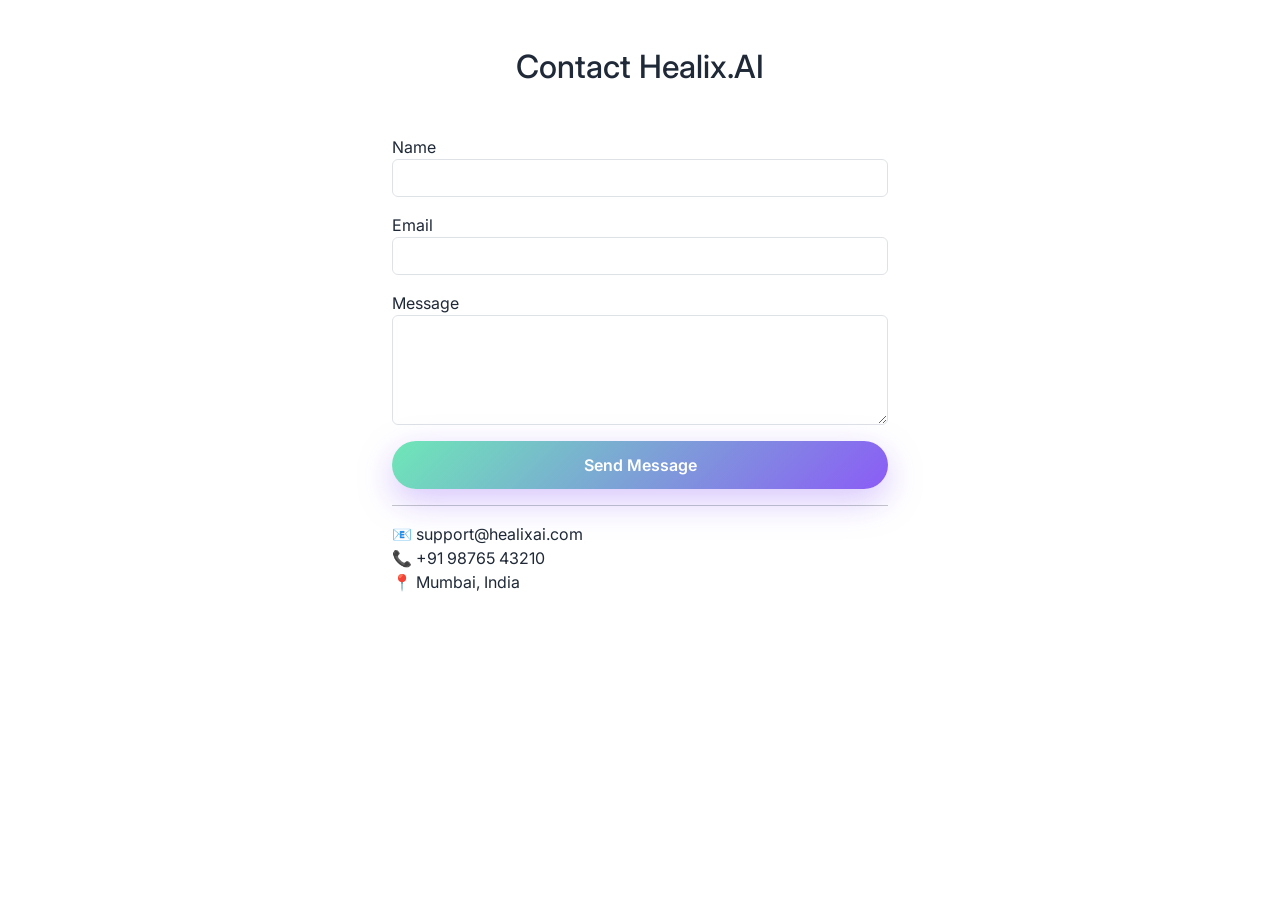
<file: frontend/contact.html>
<!DOCTYPE html>
<html lang="en">
<head>
<meta charset="UTF-8">
<meta name="viewport" content="width=device-width, initial-scale=1.0">
<title>Contact – Healix.AI</title>

<link href="https://fonts.googleapis.com/css2?family=Inter:wght@400;600;700&display=swap" rel="stylesheet">
<link href="https://cdn.jsdelivr.net/npm/bootstrap@5.3.2/dist/css/bootstrap.min.css" rel="stylesheet">
<link rel="stylesheet" href="css/style.css">
</head>

<body class="section-dark">

<div class="container py-5">

<h2 class="text-center mb-4">Contact Healix.AI</h2>

<div class="row justify-content-center">
<div class="col-md-6">

<div class="card-glass p-4">

<div class="mb-3">
<label>Name</label>
<input type="text" class="form-control">
</div>

<div class="mb-3">
<label>Email</label>
<input type="email" class="form-control">
</div>

<div class="mb-3">
<label>Message</label>
<textarea class="form-control" rows="4"></textarea>
</div>

<button class="btn btn-main w-100">Send Message</button>

<hr>

<p class="mt-3">
📧 support@healixai.com<br>
📞 +91 98765 43210<br>
📍 Mumbai, India
</p>

</div>

</div>
</div>

</div>

<script src="https://cdn.jsdelivr.net/npm/bootstrap@5.3.2/dist/js/bootstrap.bundle.min.js"></script>
</body>
</html>
</file>
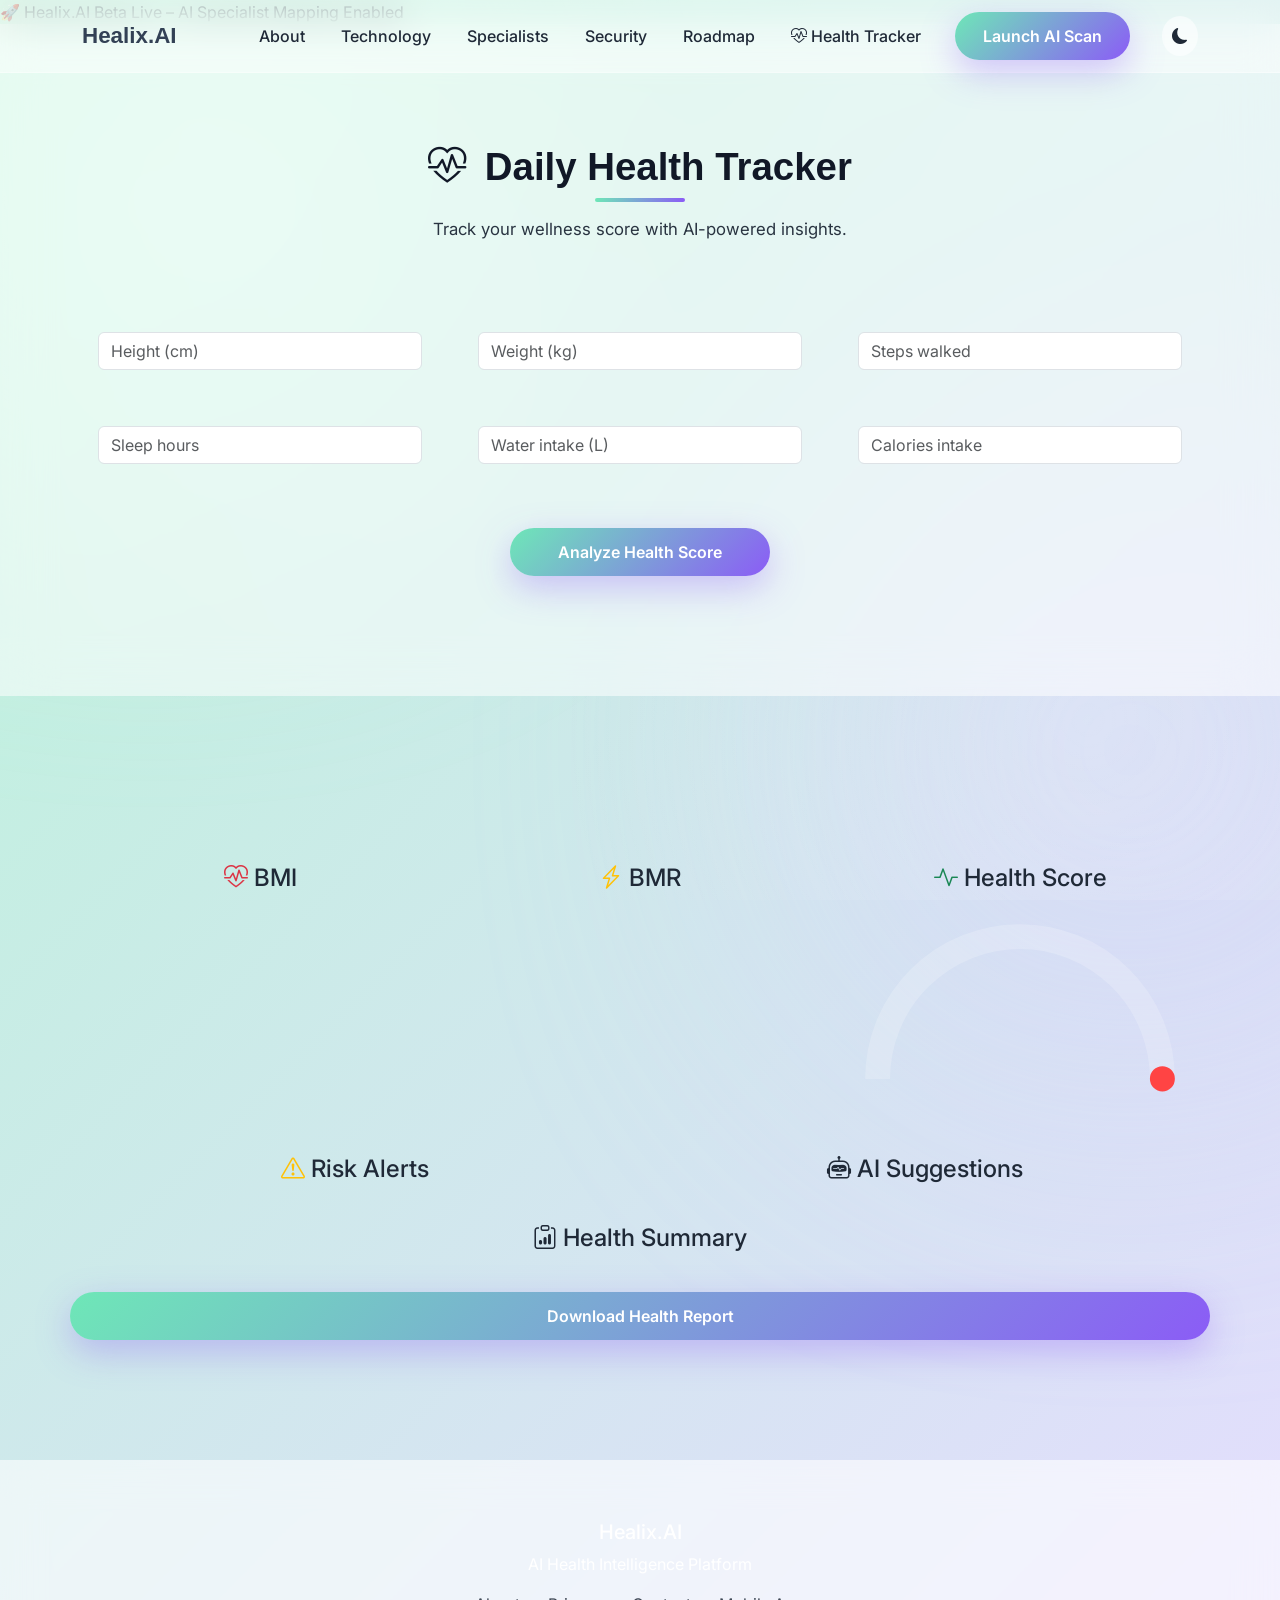
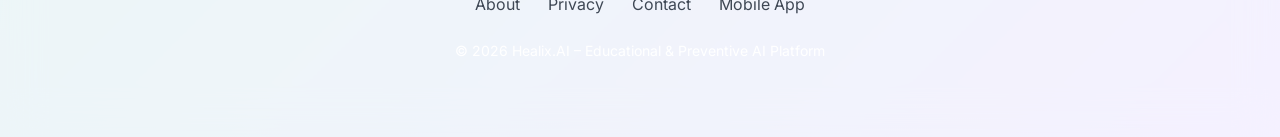
<file: frontend/health.html>
<!DOCTYPE html>
<html lang="en">
<head>

<meta charset="UTF-8">
<meta name="viewport" content="width=device-width, initial-scale=1.0">

<title>Daily Health Tracker – Healix.AI</title>

<link href="https://fonts.googleapis.com/css2?family=Inter:wght@400;600;700&display=swap" rel="stylesheet">

<link href="https://cdn.jsdelivr.net/npm/bootstrap@5.3.2/dist/css/bootstrap.min.css" rel="stylesheet">

<link href="https://cdn.jsdelivr.net/npm/bootstrap-icons/font/bootstrap-icons.css" rel="stylesheet">

<link rel="stylesheet" href="css/style.css">

</head>


<body>

<div id="header"></div>

<div class="bg-overlay"></div>
<div class="blob blob1"></div>
<div class="blob blob2"></div>


<section class="section section-dark text-center">

<div class="container">

<h1 class="section-title">

<i class="bi bi-heart-pulse me-2"></i>
Daily Health Tracker

</h1>


<p class="section-text mt-3">

Track your wellness score with AI-powered insights.

</p>



<div class="row mt-5 g-4">

<div class="col-md-4">
<div class="glass-card p-3">
<input type="number" id="height"
placeholder="Height (cm)"
class="form-control">
</div>
</div>


<div class="col-md-4">
<div class="glass-card p-3">
<input type="number" id="weight"
placeholder="Weight (kg)"
class="form-control">
</div>
</div>


<div class="col-md-4">
<div class="glass-card p-3">
<input type="number" id="steps"
placeholder="Steps walked"
class="form-control">
</div>
</div>


<div class="col-md-4">
<div class="glass-card p-3">
<input type="number" id="sleep"
placeholder="Sleep hours"
class="form-control">
</div>
</div>


<div class="col-md-4">
<div class="glass-card p-3">
<input type="number" id="water"
placeholder="Water intake (L)"
class="form-control">
</div>
</div>


<div class="col-md-4">
<div class="glass-card p-3">
<input type="number" id="calories"
placeholder="Calories intake"
class="form-control">
</div>
</div>

</div>


<button onclick="analyzeHealth()"
class="btn btn-main mt-5 px-5">

Analyze Health Score

</button>

</div>

</section>



<section class="section text-center">

<div class="container">

<div id="healthResults" class="row g-4 mt-4">

<!-- BMI -->
<div class="col-md-4">
<div class="glass-card result-card">

<h4><i class="bi bi-heart-pulse text-danger"></i> BMI</h4>

<h2 id="bmiResult"></h2>

<p id="bmiStatus"></p>

</div>
</div>


<!-- BMR -->
<div class="col-md-4">
<div class="glass-card result-card">

<h4><i class="bi bi-lightning-charge text-warning"></i> BMR</h4>

<h2 id="bmrResult"></h2>

<p id="bmrExplanation"></p>

</div>
</div>


<!-- Health Score -->
<div class="col-md-4">
<div class="glass-card result-card">

<h4><i class="bi bi-activity text-success"></i> Health Score</h4>

<svg viewBox="0 0 200 120" class="gauge">

<path d="M20 100 A80 80 0 0 1 180 100"
stroke="#ffffff33"
stroke-width="14"
fill="none"/>

<path id="gaugeFill"
d="M20 100 A80 80 0 0 1 180 100"
stroke="#ff4444"
stroke-width="14"
stroke-linecap="round"
stroke-dasharray="251"
stroke-dashoffset="251"
fill="none"/>

</svg>

<h2 id="scoreResult"></h2>

<p id="scoreStatus"></p>

</div>
</div>


<!-- Alerts -->
<div class="col-md-6">
<div class="glass-card result-card">

<h4><i class="bi bi-exclamation-triangle text-warning"></i> Risk Alerts</h4>

<p id="alerts"></p>

</div>
</div>


<!-- Suggestions -->
<div class="col-md-6">
<div class="glass-card result-card">

<h4><i class="bi bi-robot"></i> AI Suggestions</h4>

<p id="aiSuggestions"></p>

</div>
</div>


<!-- Summary -->
<div class="col-md-12">
<div class="glass-card result-card">

<h4><i class="bi bi-clipboard-data"></i> Health Summary</h4>

<p id="aiSummary"></p>

</div>
</div>
<button
class="btn btn-main mt-4"
onclick="window.open('http://localhost:5000/download-report')"
>
Download Health Report
</button>
</div>

</div>

</section>



<div id="footer"></div>


<script src="js/components.js"></script>
<script src="js/health.js"></script>

<script src="https://cdn.jsdelivr.net/npm/bootstrap@5.3.2/dist/js/bootstrap.bundle.min.js"></script>

</body>
</html>
</file>
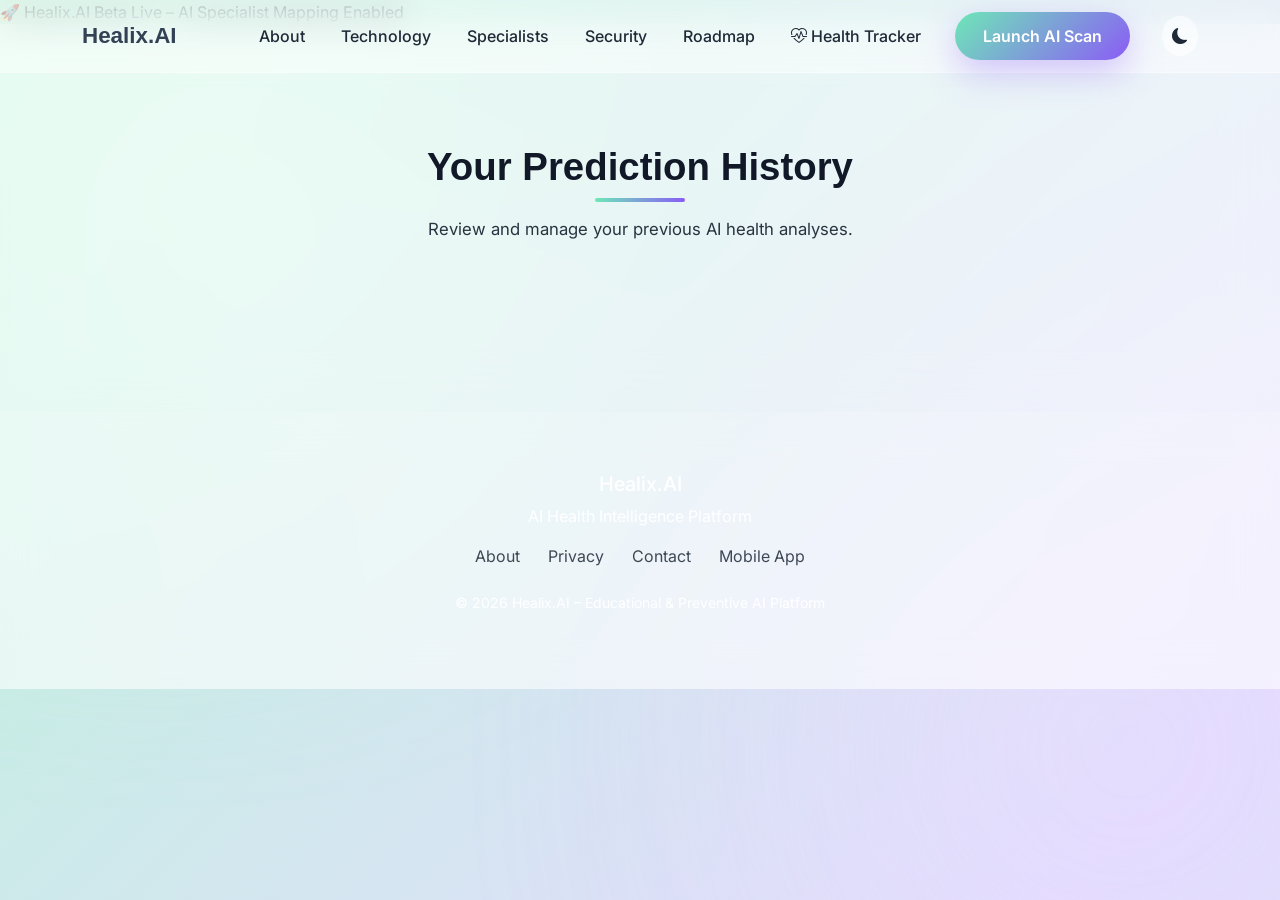
<file: frontend/history.html>
<!DOCTYPE html>
<html lang="en">
<head>
<meta charset="UTF-8">
<meta name="viewport" content="width=device-width, initial-scale=1.0">
<title>Prediction History – Healix.AI</title>

<link href="https://fonts.googleapis.com/css2?family=Inter:wght@400;600;700&display=swap" rel="stylesheet">
<link href="https://cdn.jsdelivr.net/npm/bootstrap@5.3.2/dist/css/bootstrap.min.css" rel="stylesheet">
<link href="https://cdn.jsdelivr.net/npm/bootstrap-icons/font/bootstrap-icons.css" rel="stylesheet">
<link rel="stylesheet" href="css/style.css">
</head>

<body>

<!-- HEADER -->
<div id="header"></div>

<div class="bg-overlay"></div>
<div class="blob blob1"></div>
<div class="blob blob2"></div>

<section class="section section-dark text-center">
<div class="container">

<h1 class="section-title">Your Prediction History</h1>

<p class="section-text mt-3">
Review and manage your previous AI health analyses.
</p>

<!-- HISTORY CONTENT -->
<div id="historyContainer" class="mt-5"></div>

</div>
</section>

<!-- FOOTER -->
<div id="footer"></div>

<!-- COMPONENTS -->
<script src="js/components.js"></script>

<!-- HISTORY LOGIC -->
<script src="js/history.js"></script>

<script src="https://cdn.jsdelivr.net/npm/bootstrap@5.3.2/dist/js/bootstrap.bundle.min.js"></script>

</body>
</html>
</file>
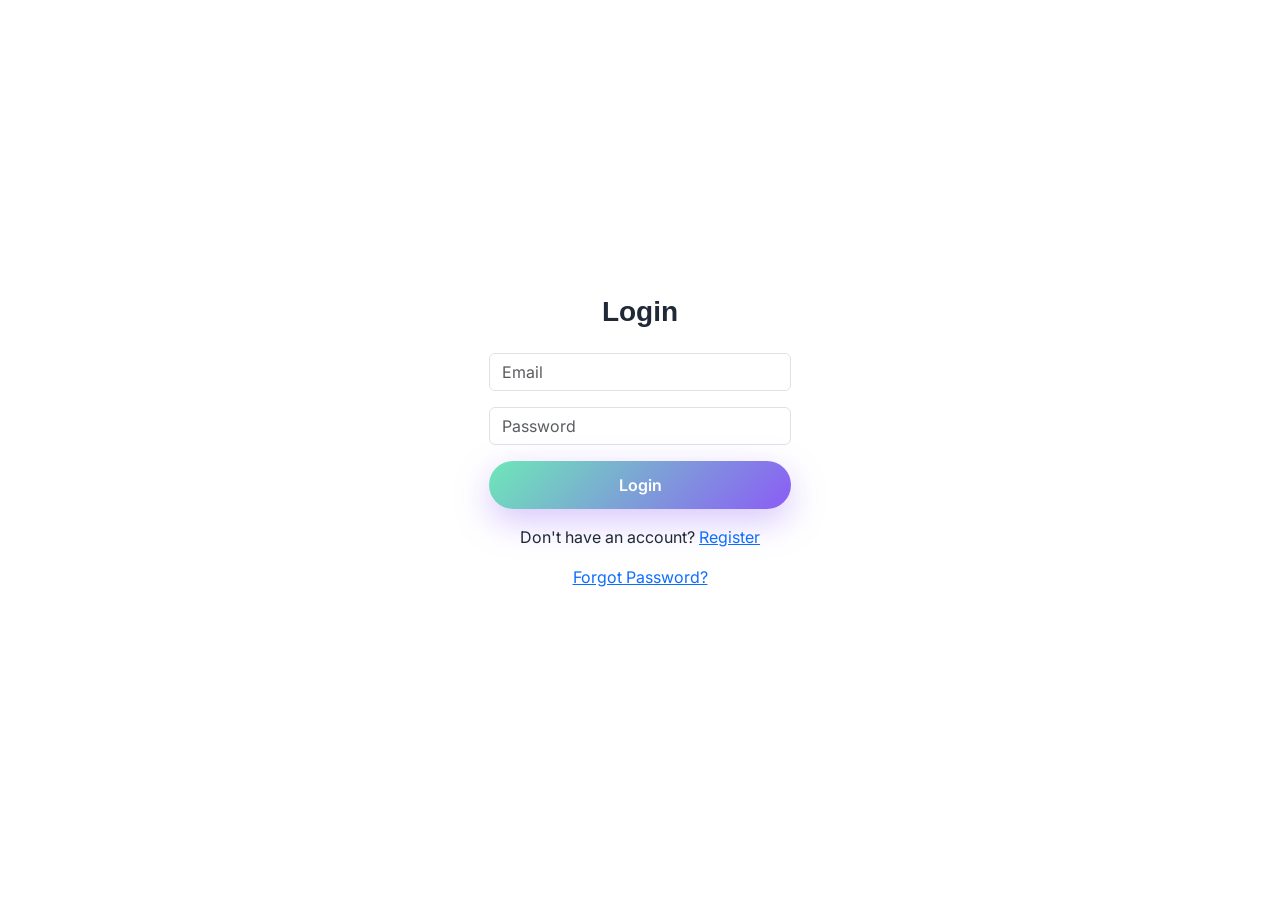
<file: frontend/login.html>
<!DOCTYPE html>
<html lang="en">
<head>
<meta charset="UTF-8">
<meta name="viewport" content="width=device-width, initial-scale=1.0">
<title>Login – Healix.AI</title>

<link href="https://fonts.googleapis.com/css2?family=Inter:wght@400;600;700&display=swap" rel="stylesheet">
<link href="https://cdn.jsdelivr.net/npm/bootstrap@5.3.2/dist/css/bootstrap.min.css" rel="stylesheet">
<link rel="stylesheet" href="css/style.css">
</head>

<body class="section-dark d-flex align-items-center justify-content-center" style="min-height:100vh;">

<div class="card-glass p-5" style="width:400px;">

<h3 class="text-center mb-4">Login</h3>

<div class="mb-3">
<input type="email" id="email" class="form-control" placeholder="Email">
</div>

<div class="mb-3">
<input type="password" id="password" class="form-control" placeholder="Password">
</div>

<button class="btn btn-main w-100" onclick="login()">Login</button>

<p class="text-center mt-3">
Don't have an account?
<a href="register.html">Register</a>
</p>

<p class="text-center">
<a href="#">Forgot Password?</a>
</p>

<p id="message" class="mt-3 text-center"></p>

</div>

<script>
async function login(){

    const email = document.getElementById("email").value;
    const password = document.getElementById("password").value;

    const response = await fetch("http://localhost:5000/login", {
        method: "POST",
        credentials: "include",
        headers: {"Content-Type":"application/json"},
        body: JSON.stringify({email,password})
    });

    const data = await response.json();

    if(response.ok){
        document.getElementById("message").innerHTML =
            "<span class='text-success'>Login successful. Redirecting...</span>";
        setTimeout(()=> window.location.href="scan.html",1500);
    }else{
        document.getElementById("message").innerHTML =
            "<span class='text-danger'>"+data.error+"</span>";
    }
}
</script>

</body>
</html>
</file>
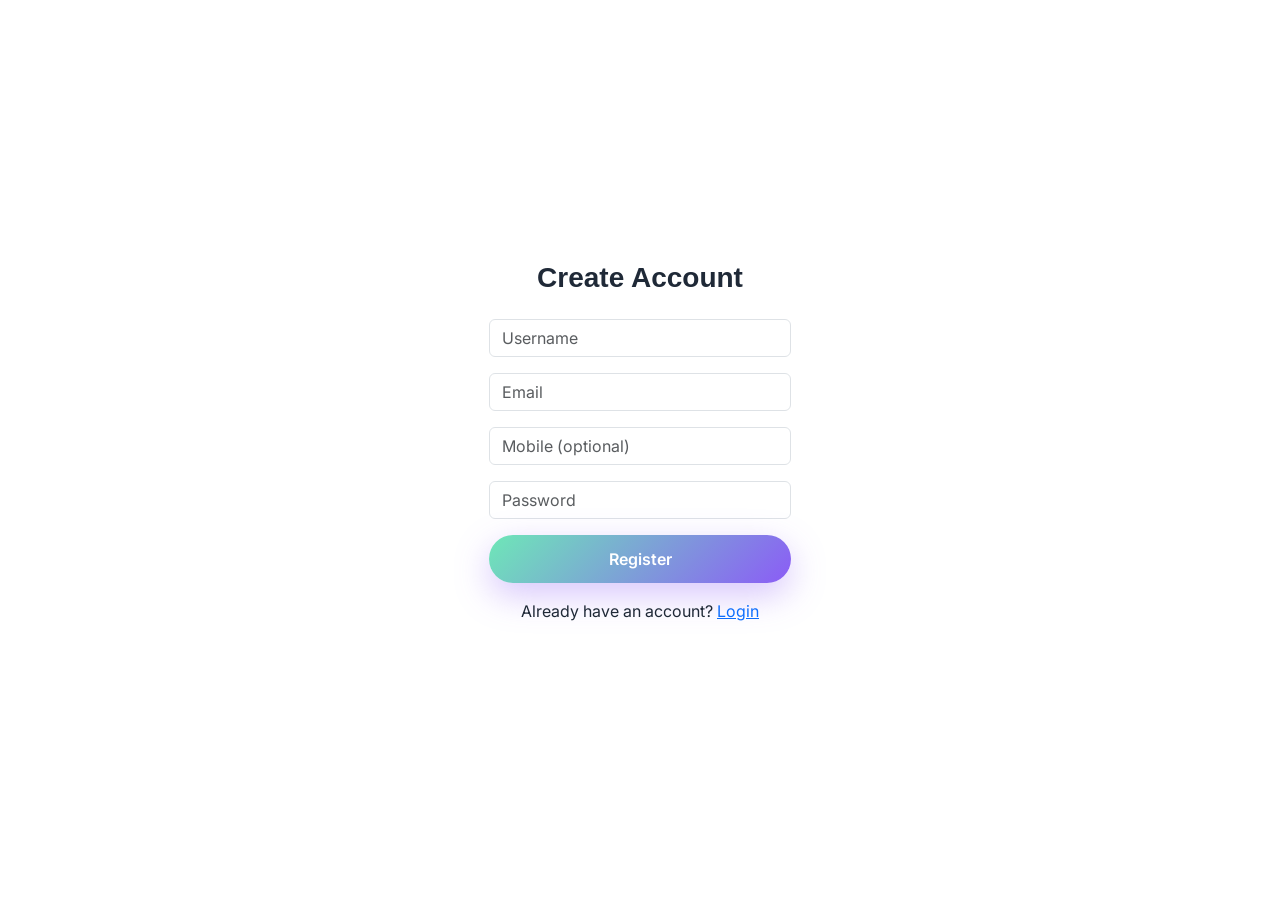
<file: frontend/register.html>
<!DOCTYPE html>
<html lang="en">
<head>
<meta charset="UTF-8">
<meta name="viewport" content="width=device-width, initial-scale=1.0">
<title>Register – Healix.AI</title>

<link href="https://fonts.googleapis.com/css2?family=Inter:wght@400;600;700&display=swap" rel="stylesheet">
<link href="https://cdn.jsdelivr.net/npm/bootstrap@5.3.2/dist/css/bootstrap.min.css" rel="stylesheet">
<link rel="stylesheet" href="css/style.css">
</head>

<body class="section-dark d-flex align-items-center justify-content-center" style="min-height:100vh;">

<div class="card-glass p-5" style="width:400px;">

<h3 class="text-center mb-4">Create Account</h3>

<div class="mb-3">
<input type="text" id="username" class="form-control" placeholder="Username">
</div>

<div class="mb-3">
<input type="email" id="email" class="form-control" placeholder="Email">
</div>

<div class="mb-3">
<input type="text" id="mobile" class="form-control" placeholder="Mobile (optional)">
</div>

<div class="mb-3">
<input type="password" id="password" class="form-control" placeholder="Password">
</div>

<button class="btn btn-main w-100" onclick="register()">Register</button>

<p class="text-center mt-3">
Already have an account?
<a href="login.html">Login</a>
</p>

<p id="message" class="mt-3 text-center"></p>

</div>

<script>
async function register(){

    const username = document.getElementById("username").value;
    const email = document.getElementById("email").value;
    const mobile = document.getElementById("mobile").value;
    const password = document.getElementById("password").value;

    const response = await fetch("http://localhost:5000/register", {
        method: "POST",
        headers: {"Content-Type":"application/json"},
        body: JSON.stringify({username,email,mobile,password})
    });

    const data = await response.json();

    if(response.ok){
        document.getElementById("message").innerHTML =
            "<span class='text-success'>Registration successful. Redirecting...</span>";
        setTimeout(()=> window.location.href="login.html",1500);
    }else{
        document.getElementById("message").innerHTML =
            "<span class='text-danger'>"+data.error+"</span>";
    }
}
</script>

</body>
</html>
</file>
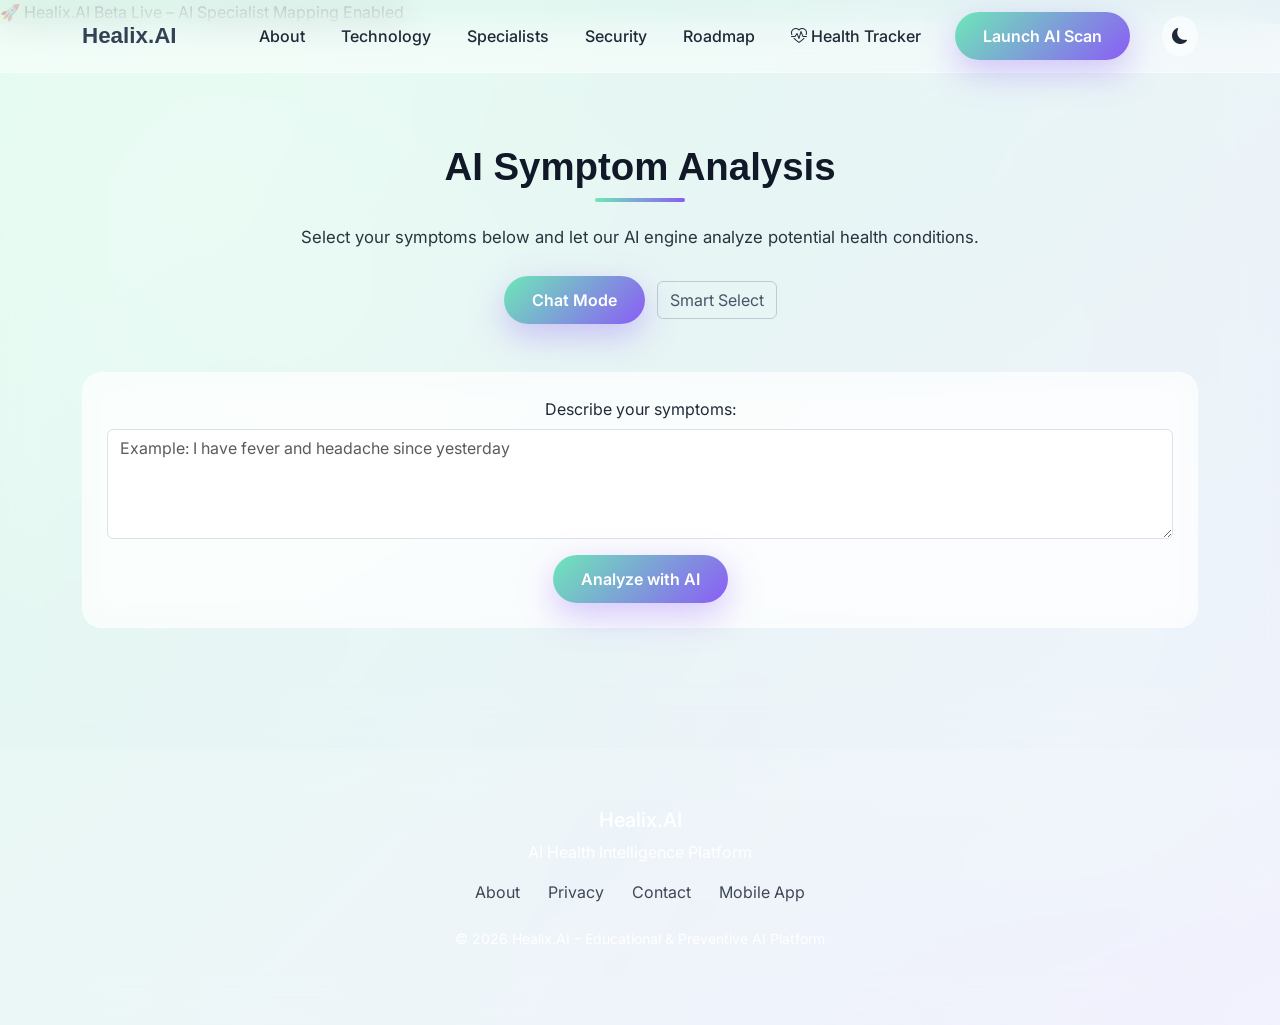
<file: frontend/scan.html>
<!DOCTYPE html>
<html lang="en">
<head>

<meta charset="UTF-8">
<meta name="viewport" content="width=device-width, initial-scale=1.0">

<title>AI Diagnosis – Healix.AI</title>

<link href="https://fonts.googleapis.com/css2?family=Inter:wght@400;600;700&display=swap" rel="stylesheet">

<link href="https://cdn.jsdelivr.net/npm/bootstrap@5.3.2/dist/css/bootstrap.min.css" rel="stylesheet">

<link href="https://cdn.jsdelivr.net/npm/bootstrap-icons/font/bootstrap-icons.css" rel="stylesheet">

<link rel="stylesheet" href="css/style.css">

</head>


<body>

<!-- HEADER -->
<div id="header"></div>


<div class="bg-overlay"></div>
<div class="blob blob1"></div>
<div class="blob blob2"></div>
<div class="blob blob3"></div>



<section class="section section-dark text-center">

<div class="container">

<h1 class="section-title">AI Symptom Analysis</h1>

<p class="section-text mt-4">

Select your symptoms below and let our AI engine analyze potential health conditions.

</p>



<!-- MODE TOGGLE -->

<div class="mode-toggle text-center mt-4">

<button class="btn btn-main me-2" onclick="setMode('chat')">
Chat Mode
</button>

<button class="btn btn-outline-light" onclick="setMode('select')">
Smart Select
</button>

</div>



<!-- CHAT MODE -->

<div id="chatMode" class="mt-5">

<div class="card-glass p-4">

<label class="form-label">
Describe your symptoms:
</label>

<textarea id="chatInput"
class="form-control"
rows="4"
placeholder="Example: I have fever and headache since yesterday">
</textarea>

<button class="btn btn-main mt-3"
onclick="analyzeChat()">

Analyze with AI

</button>

</div>

</div>



<!-- SMART SELECT MODE -->

<div id="selectMode"
class="mt-5"
style="display:none;">

<div class="card-glass p-4">

<label>Select Symptoms:</label>

<input list="symptomList"
id="symptomSearch"
class="form-control mt-2"
placeholder="Type first letters...">

<datalist id="symptomList"></datalist>

<button class="btn btn-secondary mt-3"
onclick="addSymptom()">

Add Symptom

</button>

<div id="selectedSymptoms" class="mt-3"></div>

<button class="btn btn-main mt-4"
onclick="analyzeSelected()">

Analyze with AI

</button>

</div>

</div>



<!-- LOADING -->

<div id="loading"
class="mt-4"
style="display:none;">

<div class="spinner-border text-light"></div>

<p class="mt-2">

Analyzing symptoms using ML model...

</p>

</div>



<div id="resultCard" class="mt-5" style="display:none;">

<div class="card-glass text-start p-4">

<!-- PREDICTION -->

<h4>
<i class="bi bi-virus text-info me-2"></i>
Predicted Condition:
<span id="diseaseName"></span>
</h4>


<!-- RISK LEVEL -->

<div class="mt-3">

<h5>
<i class="bi bi-shield-exclamation text-warning me-2"></i>
Risk Level
</h5>

<span id="riskBadge" class="badge fs-6"></span>

</div>


<!-- CONFIDENCE -->

<div class="mt-4">

<h5>
<i class="bi bi-bar-chart-line text-success me-2"></i>
Confidence Level
</h5>

<div class="progress mt-2">

<div id="confidenceBar"
class="progress-bar"
role="progressbar">
</div>

</div>

</div>


<!-- TOP 3 CONDITIONS -->

<div class="mt-4">

<h5>
<i class="bi bi-list-check text-primary me-2"></i>
Top Possible Conditions
</h5>

<ul id="topPredictions" class="mt-2"></ul>

</div>


<!-- AI EXPLANATION -->

<div class="mt-4">

<h5>
<i class="bi bi-robot text-secondary me-2"></i>
AI Explanation
</h5>

<p id="explanationText"></p>

</div>


<!-- SPECIALIST -->

<div class="mt-4">

<h5>
<i class="bi bi-person-badge text-danger me-2"></i>
Recommended Specialist
</h5>

<p id="specialistText"></p>

</div>


<hr class="mt-4 mb-3 opacity-50">


<!-- NEXT ACTIONS PANEL -->

<div id="nextActions" class="mt-4" style="display:none;">

<h5>
<i class="bi bi-arrow-right-circle text-info me-2"></i>
What would you like to do next?
</h5>


<div class="mt-3 d-flex flex-wrap gap-3">

<a href="health.html" class="btn btn-main">

<i class="bi bi-heart-pulse"></i>
Track Daily Health Score

</a>


<a href="history.html" class="btn btn-outline-light">

<i class="bi bi-clock-history"></i>
View Prediction History

</a>


<a href="contact.html" class="btn btn-outline-info">

<i class="bi bi-person-lines-fill"></i>
Consult Specialist

</a>

</div>

</div>


</div>
</div>


<!-- NEXT ACTIONS PANEL -->

<div id="nextActions"
class="mt-4"
style="display:none;">

<h5>What would you like to do next?</h5>

<div class="mt-3 d-flex flex-wrap gap-3">

<a href="health.html"
class="btn btn-main">

<i class="bi bi-heart-pulse"></i>
Track Daily Health Score

</a>

<a href="history.html"
class="btn btn-outline-light">

<i class="bi bi-clock-history"></i>
View Prediction History

</a>

<a href="contact.html"
class="btn btn-outline-info">

<i class="bi bi-person-lines-fill"></i>
Consult Specialist

</a>

</div>

</div>


</div>

</div>


</div>

</section>



<!-- FOOTER -->

<div id="footer"></div>



<!-- HEADER / FOOTER LOADER -->

<script src="js/components.js"></script>


<!-- SCAN LOGIC -->

<script src="js/scan.js"></script>


<script src="https://cdn.jsdelivr.net/npm/bootstrap@5.3.2/dist/js/bootstrap.bundle.min.js"></script>

</body>

</html>
</file>
<file: frontend/css/style.css>
/* ======================================================
   HEALIX.AI GLOBAL DESIGN SYSTEM
   DEFAULT = LIGHT HEALTHCARE THEME
   SECONDARY = DARK MODE (body.dark)
====================================================== */


/* ======================================================
   GLOBAL BODY BACKGROUND
====================================================== */

body {

  font-family: 'Inter', sans-serif;

  color: #1f2937;

  margin: 0;
  padding: 0;

  overflow-x: hidden;

  background: linear-gradient(
    135deg,
    #b9f5d8,
    #e5dcff,
    #c8f8e4,
    #dcd2ff
  );

  background-size: 300% 300%;

  animation: gradientFlow 22s ease infinite;

  transition: all 0.4s ease;

}


/* animated gradient */

@keyframes gradientFlow {

  0% { background-position: 0% 50%; }

  50% { background-position: 100% 50%; }

  100% { background-position: 0% 50%; }

}



/* ======================================================
   SOFT BACKGROUND BLOBS
====================================================== */

.bg-overlay {

  position: fixed;

  inset: 0;

  background:

    radial-gradient(circle at 15% 20%, rgba(255,255,255,0.25), transparent 40%),

    radial-gradient(circle at 85% 80%, rgba(255,255,255,0.18), transparent 40%);

  pointer-events: none;

  z-index: -2;

}


.blob {

  position: fixed;

  width: 600px;

  height: 600px;

  border-radius: 50%;

  filter: blur(160px);

  opacity: 0.45;

  z-index: -3;

  animation: blobMove 30s infinite alternate ease-in-out;

}


.blob1 {

  background: #c7f9e5;

  top: -150px;

  left: -150px;

}


.blob2 {

  background: #d9ccff;

  bottom: -150px;

  right: -150px;

}


.blob3 {

  background: #bff3e2;

  top: 40%;

  left: 60%;

}


@keyframes blobMove {

  0% { transform: translate(0,0); }

  100% { transform: translate(80px,60px); }

}



/* ======================================================
   NAVBAR GLASS STYLE
====================================================== */

.custom-nav {

  backdrop-filter: blur(18px);

  background: rgba(255,255,255,0.45);

  border-bottom: 1px solid rgba(255,255,255,0.35);

  padding: 12px 0;

}


.navbar-brand {

  font-weight: 700;

  font-family: 'Poppins', sans-serif;

  font-size: 1.4rem;

}


.nav-link {

  color: #1f2937 !important;

  margin: 0 10px;

  font-weight: 500;

  transition: 0.3s;

}


.nav-link:hover {

  color: #8b5cf6 !important;

}


.theme-btn {

  background: rgba(255,255,255,0.55);

  border: none;

  border-radius: 50%;

  padding: 8px 10px;

  color: #1f2937;

}



/* ======================================================
   HERO SECTION
====================================================== */

.hero {

  min-height: 100vh;

  display: flex;

  align-items: center;

  padding-top: 120px;

  background:

  radial-gradient(
    circle at 20% 20%,
    rgba(255,255,255,0.55),
    transparent 50%
  ),

  radial-gradient(
    circle at 80% 80%,
    rgba(255,255,255,0.35),
    transparent 50%
  );

}


.hero-title {

  font-family: 'Poppins', sans-serif;

  font-size: 3.2rem;

  font-weight: 700;

  line-height: 1.2;

}


.hero-sub {

  font-size: 1.2rem;

  opacity: 0.95;

  max-width: 550px;

}


.hero-sub-small {

  font-size: 1rem;

  opacity: 0.85;

}
.hero-title {

  color: #111827;

}

.hero-sub {

  color: #374151;

}

.hero-sub-small {

  color: #6b7280;

}

.hero-img {

  border-radius: 20px;

  box-shadow: 0 30px 80px rgba(139,92,246,0.25);

}



/* ======================================================
   SECTION SYSTEM
====================================================== */

.section {

  padding: 120px 0;

}


.section-dark {

  background: rgba(255,255,255,0.55);

  backdrop-filter: blur(25px);

}


.section-light {

  background: rgba(255,255,255,0.85);

  backdrop-filter: blur(20px);

}


.section-title {

  font-family: 'Poppins', sans-serif;

  font-size: 2.4rem;

  font-weight: 700;

  position: relative;

  display: inline-block;
  
  color: #111827;
}


.section-title::after {

  content: "";

  position: absolute;

  bottom: -12px;

  left: 50%;

  transform: translateX(-50%);

  width: 90px;

  height: 4px;

  background: linear-gradient(90deg,#6ee7b7,#8b5cf6);

  border-radius: 10px;

}


.section-text {

  max-width: 800px;

  margin: auto;

  font-size: 1.05rem;

  opacity: 0.95;

  line-height: 1.8;

}



/* ======================================================
   GLASS CARDS
====================================================== */

.card-glass {

  background: rgba(255,255,255,0.55);

  padding: 30px;

  border-radius: 20px;

  border: 1px solid rgba(255,255,255,0.35);

  backdrop-filter: blur(16px);

  transition: 0.4s;

}


.card-glass:hover {

  transform: translateY(-10px);

  box-shadow: 0 20px 45px rgba(139,92,246,0.25);

}


.icon {

  font-size: 2rem;

  margin-bottom: 15px;

  color: #8b5cf6;

}



/* ======================================================
   TRUST STATS
====================================================== */

.trust-stats span {

  color: #4b5563;

  font-size: 0.95rem;

  opacity: 1;

}

h3 {

  font-weight: 700;

  font-family: 'Poppins', sans-serif;

}



/* ======================================================
   PRIMARY BUTTON STYLE
====================================================== */

.btn-main {

  background: linear-gradient(

    135deg,

    #6ee7b7,

    #8b5cf6

  );

  border: none;

  color: white;

  padding: 12px 28px;

  border-radius: 40px;

  font-weight: 600;

  transition: 0.4s;

  box-shadow: 0 12px 35px rgba(139,92,246,0.35);

}


.btn-main:hover {

  transform: scale(1.07);

}



/* ======================================================
   FOOTER
====================================================== */

.footer {

  padding: 60px 0;

  background: rgba(255,255,255,0.6);

  backdrop-filter: blur(20px);

}


.footer-links a {

  margin: 0 12px;

  color: #1f2937;

  text-decoration: none;

  opacity: 0.85;

}


.footer-links a:hover {

  opacity: 1;

  color: #8b5cf6;

}



/* ======================================================
   SCROLL REVEAL
====================================================== */

.reveal {

  opacity: 0;

  transform: translateY(40px);

  transition: 0.6s ease;

}


.reveal.active {

  opacity: 1;

  transform: translateY(0);

}



/* ======================================================
   DARK MODE THEME
====================================================== */

body.dark {

  background: linear-gradient(

    135deg,

    #0f172a,

    #1e1b4b,

    #052e2b,

    #1e293b

  );

  color: #e5e7eb;

}


body.dark .custom-nav {

  background: rgba(0,0,0,0.55);

}


body.dark .nav-link {

  color: white !important;

}


body.dark .section-dark {

  background: rgba(0,0,0,0.45);

}


body.dark .section-light {

  background: rgba(255,255,255,0.05);

}


body.dark .card-glass {

  background: rgba(255,255,255,0.08);

  border: 1px solid rgba(255,255,255,0.12);

}


body.dark .footer {

  background: rgba(0,0,0,0.6);

}
/* ======================================================
   FIX REMAINING WHITE TEXT (LIGHT MODE)
====================================================== */

/* Hero heading fallback override */

.hero h1,
.hero-title {

  color: #1e293b !important;

}


/* Paragraph text */

.hero p,
.hero-sub {

  color: #475569 !important;

}


/* Small tagline */

.hero-sub-small {

  color: #64748b !important;

}


/* Stats text */

.trust-stats {

  color: #475569 !important;

}


/* Navbar brand (Healix.AI text) */

.navbar-brand {

  color: #334155 !important;

}


/* Contact button text fix */

.btn-outline-light {

  color: #475569 !important;

  border-color: rgba(71,85,105,0.25);

}
</file>
